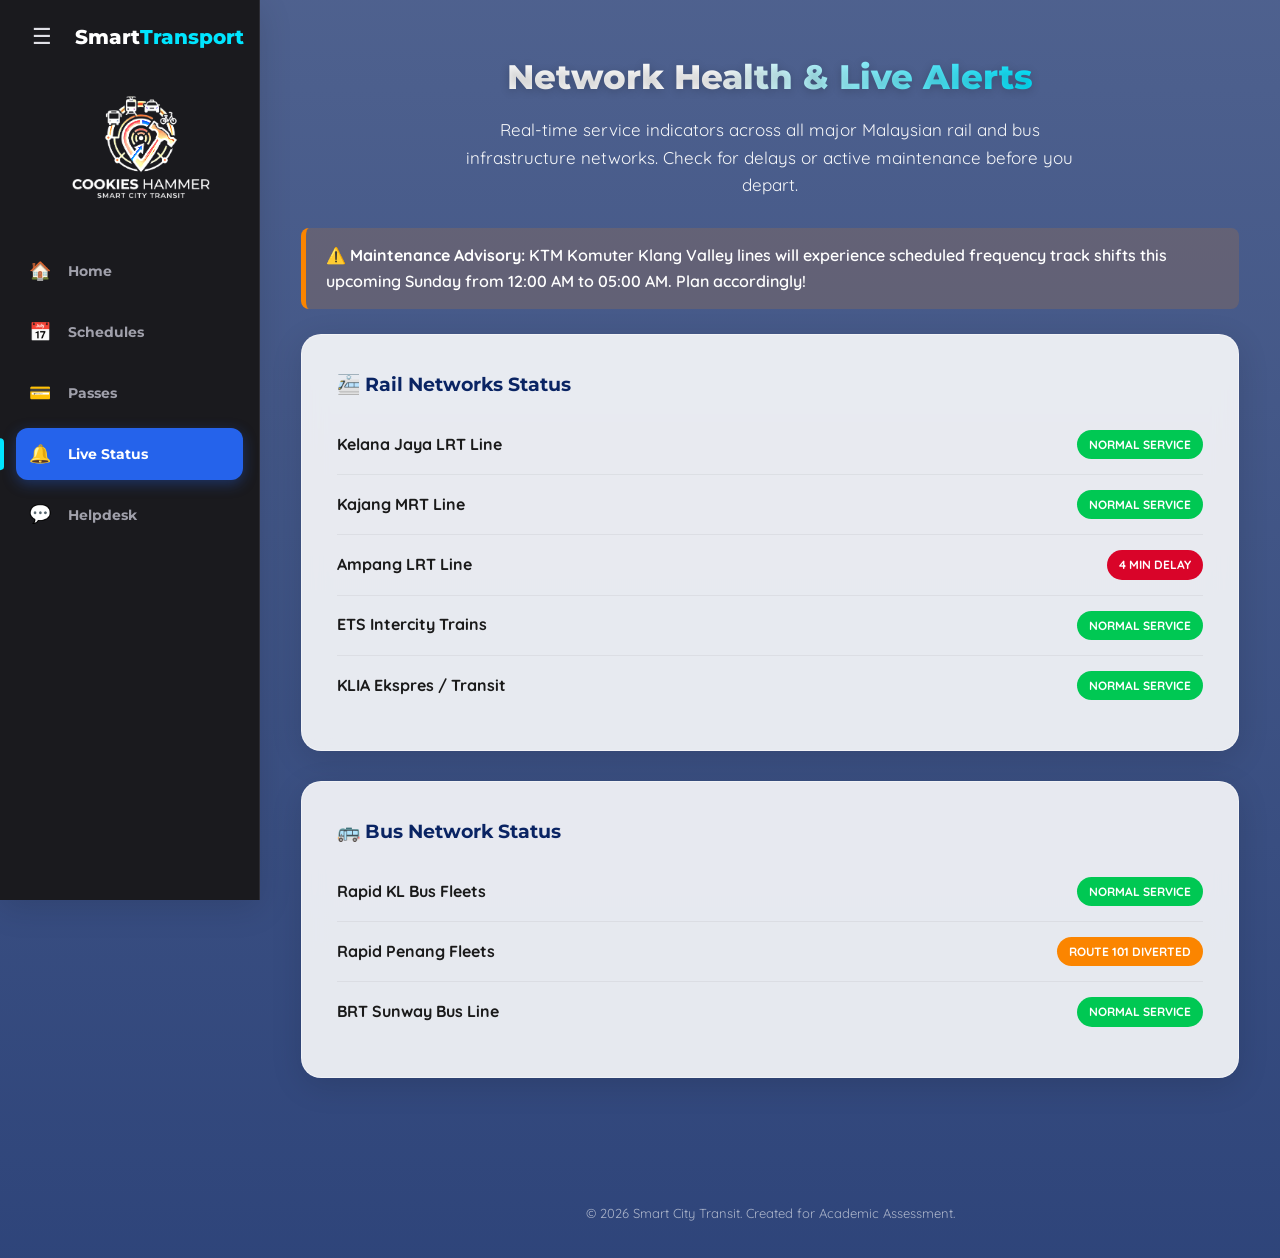
<file: alerts.html>
<!DOCTYPE html>
<html lang="en">
<head>
    <meta charset="UTF-8">
    <meta name="viewport" content="width=device-width, initial-scale=1.0">
    <title>Smart City Transit - Live Status</title>
    <link href="https://fonts.googleapis.com/css2?family=Montserrat:wght@500;700;800&family=Quicksand:wght@500;600;700&display=swap" rel="stylesheet">
    <link rel="stylesheet" href="style.css">
    <style>
        .status-container {
            background: var(--glass-bg);
            backdrop-filter: blur(12px);
            border: 1px solid var(--glass-border);
            border-radius: 20px;
            padding: 35px;
            box-shadow: var(--glass-shadow);
            margin-bottom: 30px;
        }
        .status-list {
            list-style: none;
            margin-top: 15px;
        }
        .status-item {
            display: flex;
            justify-content: space-between;
            align-items: center;
            padding: 15px 0;
            border-bottom: 1px solid rgba(0,0,0,0.05);
        }
        .status-item:last-child {
            border-bottom: none;
        }
        .status-badge {
            padding: 5px 12px;
            border-radius: 50px;
            font-size: 12px;
            font-weight: 800;
            color: white;
            text-transform: uppercase;
        }
        .status-badge.normal { background: #00c853; }
        .status-badge.delayed { background: #d90429; }
        .status-badge.maintenance { background: #fb8500; }
        
        .alert-banner {
            background: rgba(251, 133, 0, 0.15);
            border-left: 5px solid #fb8500;
            padding: 15px 20px;
            border-radius: 8px;
            margin-bottom: 25px;
            font-weight: 600;
            color: var(--white);
        }
    </style>
</head>
<body>

    <div class="app-layout">

        <!-- Gemini-Style Collapsible Sidebar -->
        <aside class="sidebar-nav" id="sidebar">
            <!-- Restores the collapsed/expanded state instantly, before paint, so the
                 sidebar no longer "pops" back open on every page navigation -->
            <script>
                // Self-contained: restores state on load AND defines the toggle
                // function, so this no longer depends on a separate JS file loading.
                if (localStorage.getItem('stSidebarCollapsed') === '1') {
                    document.getElementById('sidebar').classList.add('collapsed');
                }
                function toggleSidebar() {
                    const sidebar = document.getElementById('sidebar');
                    sidebar.classList.toggle('collapsed');
                    localStorage.setItem('stSidebarCollapsed', sidebar.classList.contains('collapsed') ? '1' : '0');
                }
            </script>

            <!-- Top Action Group (Hamburger Toggle) -->
            <div class="sidebar-top">
                <button class="toggle-btn" onclick="toggleSidebar()">
                    ☰
                </button>
                <h1 class="nav-brand-text">Smart<span>Transport</span></h1>
            </div>

            <!-- Big Logo Zone -->
            <div class="sidebar-logo-zone">
                <a href="index.html" class="logo-link" aria-label="Go to homepage">
                    <img src="assets/logo.png" alt="Brand Logo" class="sidebar-brand-logo">
                </a>
            </div>

            <!-- Navigation Links -->
            <nav class="sidebar-links">
                <a href="index.html">
                    <span class="nav-icon">🏠</span>
                    <span class="nav-text">Home</span>
                </a>
                <a href="schedules.html">
                    <span class="nav-icon">📅</span>
                    <span class="nav-text">Schedules</span>
                </a>
                <a href="passes.html">
                    <span class="nav-icon">💳</span>
                    <span class="nav-text">Passes</span>
                </a>
                <a href="alerts.html" class="active">
                    <span class="nav-icon">🔔</span>
                    <span class="nav-text">Live Status</span>
                </a>
                <a href="contact.html">
                    <span class="nav-icon">💬</span>
                    <span class="nav-text">Helpdesk</span>
                </a>
            </nav>
        </aside>

        <!-- Right Side: All Main Content Wrapper -->
        <div class="content-wrapper">

            <!-- Page Intro Area -->
            <section class="hero">
                <div class="container">
                    <h2>Network Health & Live Alerts</h2>
                    <p>Real-time service indicators across all major Malaysian rail and bus infrastructure networks. Check for delays or active maintenance before you depart.</p>
                </div>
            </section>

            <!-- Status Reports -->
            <main class="container main-content">
                
                <div class="alert-banner">
                    ⚠️ <strong>Maintenance Advisory:</strong> KTM Komuter Klang Valley lines will experience scheduled frequency track shifts this upcoming Sunday from 12:00 AM to 05:00 AM. Plan accordingly!
                </div>

                <div class="status-container">
                    <h3 style="font-family: 'Montserrat', sans-serif; color: var(--primary-blue);">🚈 Rail Networks Status</h3>
                    <ul class="status-list">
                        <li class="status-item">
                            <span><strong>Kelana Jaya LRT Line</strong></span>
                            <span class="status-badge normal">Normal Service</span>
                        </li>
                        <li class="status-item">
                            <span><strong>Kajang MRT Line</strong></span>
                            <span class="status-badge normal">Normal Service</span>
                        </li>
                        <li class="status-item">
                            <span><strong>Ampang LRT Line</strong></span>
                            <span class="status-badge delayed">4 Min Delay</span>
                        </li>
                        <li class="status-item">
                            <span><strong>ETS Intercity Trains</strong></span>
                            <span class="status-badge normal">Normal Service</span>
                        </li>
                        <li class="status-item">
                            <span><strong>KLIA Ekspres / Transit</strong></span>
                            <span class="status-badge normal">Normal Service</span>
                        </li>
                    </ul>
                </div>

                <div class="status-container">
                    <h3 style="font-family: 'Montserrat', sans-serif; color: var(--primary-blue);">🚌 Bus Network Status</h3>
                    <ul class="status-list">
                        <li class="status-item">
                            <span><strong>Rapid KL Bus Fleets</strong></span>
                            <span class="status-badge normal">Normal Service</span>
                        </li>
                        <li class="status-item">
                            <span><strong>Rapid Penang Fleets</strong></span>
                            <span class="status-badge maintenance">Route 101 Diverted</span>
                        </li>
                        <li class="status-item">
                            <span><strong>BRT Sunway Bus Line</strong></span>
                            <span class="status-badge normal">Normal Service</span>
                        </li>
                    </ul>
                </div>

            </main>

            <!-- Global Standardized Footer -->
            <footer class="site-footer">
                <p>&copy; 2026 Smart City Transit. Created for Academic Assessment.</p>
            </footer>

        </div> <!-- End content-wrapper -->
    </div> <!-- End app-layout -->


</body>
</html>
</file>
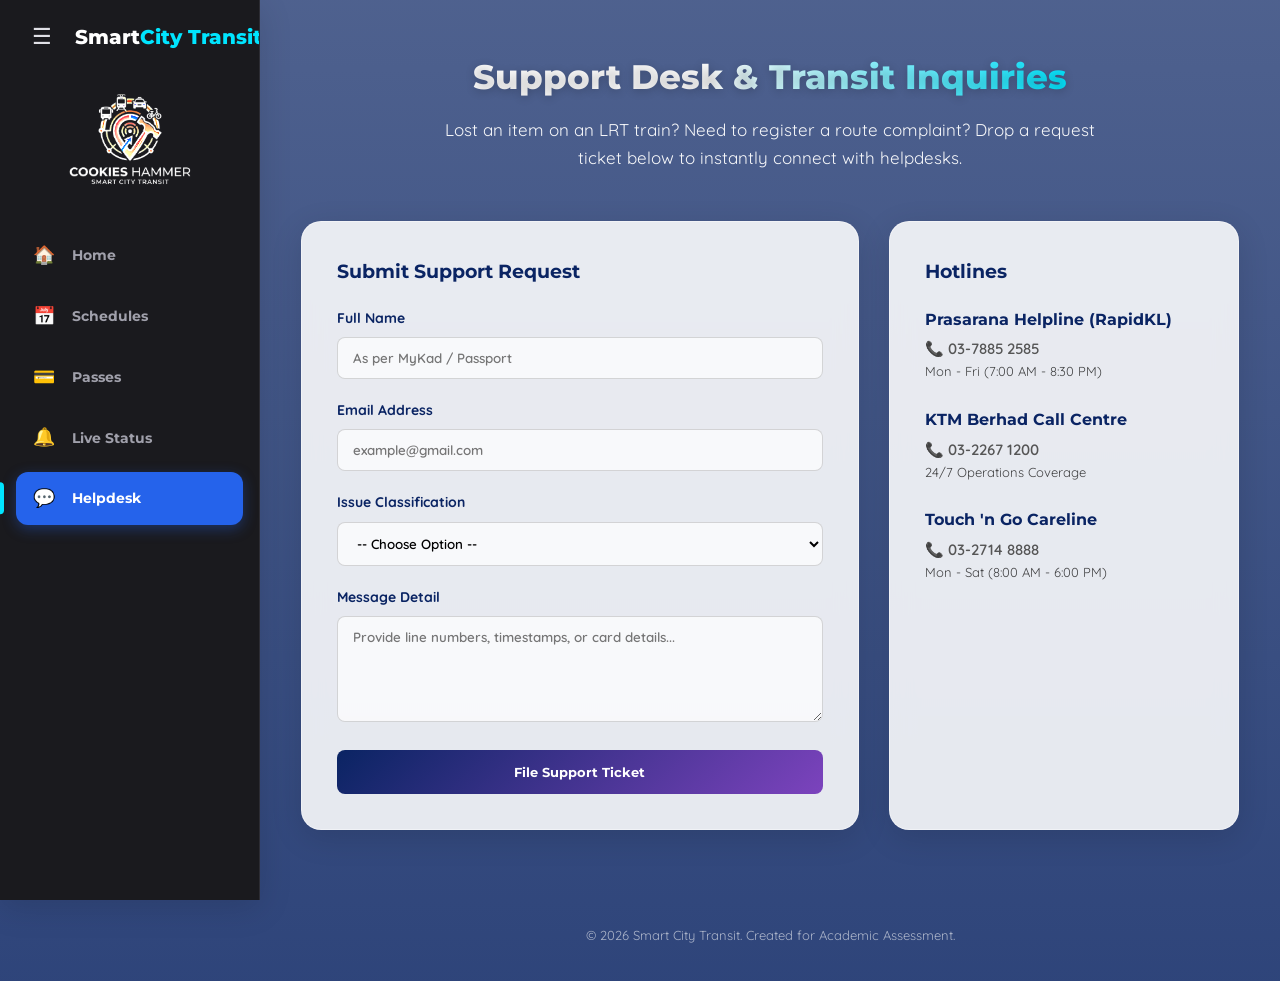
<file: contact.html>
<!DOCTYPE html>
<html lang="en">
<head>
    <meta charset="UTF-8">
    <meta name="viewport" content="width=device-width, initial-scale=1.0">
    <title>Smart City Transit - Helpdesk</title>
    <link href="https://fonts.googleapis.com/css2?family=Montserrat:wght@500;700;800&family=Quicksand:wght@500;600;700&display=swap" rel="stylesheet">
    <link rel="stylesheet" href="css/style.css">
    <style>
        .contact-flex {
            display: flex;
            gap: 30px;
            flex-wrap: wrap;
            margin-top: 20px;
        }
        .form-box {
            flex: 1;
            min-width: 320px;
            background: var(--glass-bg);
            backdrop-filter: blur(12px);
            border: 1px solid var(--glass-border);
            border-radius: 20px;
            padding: 35px;
            box-shadow: var(--glass-shadow);
        }
        .info-box {
            width: 350px;
            background: var(--glass-bg);
            backdrop-filter: blur(12px);
            border: 1px solid var(--glass-border);
            border-radius: 20px;
            padding: 35px;
            box-shadow: var(--glass-shadow);
        }
        .form-group {
            margin-bottom: 20px;
        }
        .form-group label {
            display: block;
            font-weight: 700;
            margin-bottom: 8px;
            font-size: 14px;
            color: var(--primary-blue);
        }
        .form-group input, .form-group select, .form-group textarea {
            width: 100%;
            padding: 12px 15px;
            border: 1px solid rgba(0,0,0,0.15);
            border-radius: 8px;
            font-family: 'Quicksand', sans-serif;
            font-weight: 600;
            outline: none;
            background: rgba(255,255,255,0.7);
            transition: border-color 0.2s ease, background 0.2s ease;
        }
        .form-group input:focus, .form-group select:focus, .form-group textarea:focus {
            border-color: var(--accent-purple);
            background: white;
        }
        .submit-btn {
            width: 100%;
            padding: 14px;
            border: none;
            border-radius: 8px;
            background: linear-gradient(135deg, var(--primary-blue), var(--accent-purple));
            color: white;
            font-family: 'Montserrat', sans-serif;
            font-weight: 700;
            cursor: pointer;
            transition: transform 0.2s, box-shadow 0.2s;
        }
        .submit-btn:hover {
            transform: translateY(-2px);
            box-shadow: 0 6px 16px rgba(10, 36, 99, 0.35);
        }
        .support-card {
            margin-bottom: 25px;
        }
        .support-card h4 {
            font-family: 'Montserrat', sans-serif;
            color: var(--primary-blue);
            margin-bottom: 5px;
        }
    </style>
</head>
<body>

    <div class="app-layout">

        <!-- Gemini-Style Collapsible Sidebar -->
        <aside class="sidebar-nav" id="sidebar">
            <!-- Restores the collapsed/expanded state instantly, before paint, so the
                 sidebar no longer "pops" back open on every page navigation -->
            <script>
                // Self-contained: restores state on load AND defines the toggle
                // function, so this no longer depends on a separate JS file loading.
                if (localStorage.getItem('stSidebarCollapsed') === '1') {
                    document.getElementById('sidebar').classList.add('collapsed');
                }
                function toggleSidebar() {
                    const sidebar = document.getElementById('sidebar');
                    sidebar.classList.toggle('collapsed');
                    localStorage.setItem('stSidebarCollapsed', sidebar.classList.contains('collapsed') ? '1' : '0');
                }
            </script>

            <!-- Top Action Group (Hamburger Toggle) -->
            <div class="sidebar-top">
                <button class="toggle-btn" onclick="toggleSidebar()">
                    ☰
                </button>
                <h1 class="nav-brand-text">Smart<span>City Transit</span></h1>
            </div>

            <!-- Big Logo Zone -->
            <div class="sidebar-logo-zone">
                <a href="index.html" class="logo-link" aria-label="Go to homepage">
                    <img src="assets/logo.png" alt="Brand Logo" class="sidebar-brand-logo">
                </a>
            </div>

            <!-- Navigation Links -->
            <nav class="sidebar-links">
                <a href="index.html">
                    <span class="nav-icon">🏠</span>
                    <span class="nav-text">Home</span>
                </a>
                <a href="schedules.html">
                    <span class="nav-icon">📅</span>
                    <span class="nav-text">Schedules</span>
                </a>
                <a href="passes.html">
                    <span class="nav-icon">💳</span>
                    <span class="nav-text">Passes</span>
                </a>
                <a href="alerts.html">
                    <span class="nav-icon">🔔</span>
                    <span class="nav-text">Live Status</span>
                </a>
                <a href="contact.html" class="active">
                    <span class="nav-icon">💬</span>
                    <span class="nav-text">Helpdesk</span>
                </a>
            </nav>
        </aside>

        <!-- Right Side: All Main Content Wrapper -->
        <div class="content-wrapper">

            <!-- Page Intro Area -->
            <section class="hero">
                <div class="container">
                    <h2>Support Desk & Transit Inquiries</h2>
                    <p>Lost an item on an LRT train? Need to register a route complaint? Drop a request ticket below to instantly connect with helpdesks.</p>
                </div>
            </section>

            <!-- Contact & Info Sections -->
            <main class="container main-content">
                <div class="contact-flex">
                    
                    <!-- Dynamic Form submission block -->
                    <div class="form-box">
                        <h3 style="font-family: 'Montserrat', sans-serif; margin-bottom: 20px; color: var(--primary-blue);">Submit Support Request</h3>
                        <form action="#" method="POST" onsubmit="alert('Thank you! Your ticket has been recorded.'); return false;">
                            <div class="form-group">
                                <label>Full Name</label>
                                <input type="text" placeholder="As per MyKad / Passport" required>
                            </div>
                            <div class="form-group">
                                <label>Email Address</label>
                                <input type="email" placeholder="example@gmail.com" required>
                            </div>
                            <div class="form-group">
                                <label>Issue Classification</label>
                                <select required>
                                    <option value="">-- Choose Option --</option>
                                    <option value="lost-found">💼 Lost & Found Property</option>
                                    <option value="fare-error">💳 Card Reload / Fare Discrepancy</option>
                                    <option value="complaint">📢 Delay or Staff Feedback</option>
                                    <option value="other">❓ General System Inquiry</option>
                                </select>
                            </div>
                            <div class="form-group">
                                <label>Message Detail</label>
                                <textarea rows="5" placeholder="Provide line numbers, timestamps, or card details..." required></textarea>
                            </div>
                            <button type="submit" class="submit-btn">File Support Ticket</button>
                        </form>
                    </div>

                    <!-- Hotline Information Sidebar -->
                    <div class="info-box">
                        <h3 style="font-family: 'Montserrat', sans-serif; margin-bottom: 20px; color: var(--primary-blue);">Hotlines</h3>
                        
                        <div class="support-card">
                            <h4>Prasarana Helpline (RapidKL)</h4>
                            <p style="font-weight: 600; font-size: 15px; color: var(--text-light);">📞 03-7885 2585</p>
                            <p style="font-size: 13px; opacity:0.8;">Mon - Fri (7:00 AM - 8:30 PM)</p>
                        </div>

                        <div class="support-card">
                            <h4>KTM Berhad Call Centre</h4>
                            <p style="font-weight: 600; font-size: 15px; color: var(--text-light);">📞 03-2267 1200</p>
                            <p style="font-size: 13px; opacity:0.8;">24/7 Operations Coverage</p>
                        </div>

                        <div class="support-card">
                            <h4>Touch 'n Go Careline</h4>
                            <p style="font-weight: 600; font-size: 15px; color: var(--text-light);">📞 03-2714 8888</p>
                            <p style="font-size: 13px; opacity:0.8;">Mon - Sat (8:00 AM - 6:00 PM)</p>
                        </div>
                    </div>

                </div>
            </main>

            <!-- Global Standardized Footer -->
            <footer class="site-footer">
                <p>&copy; 2026 Smart City Transit. Created for Academic Assessment.</p>
            </footer>

        </div> <!-- End content-wrapper -->
    </div> <!-- End app-layout -->


</body>
</html>
</file>
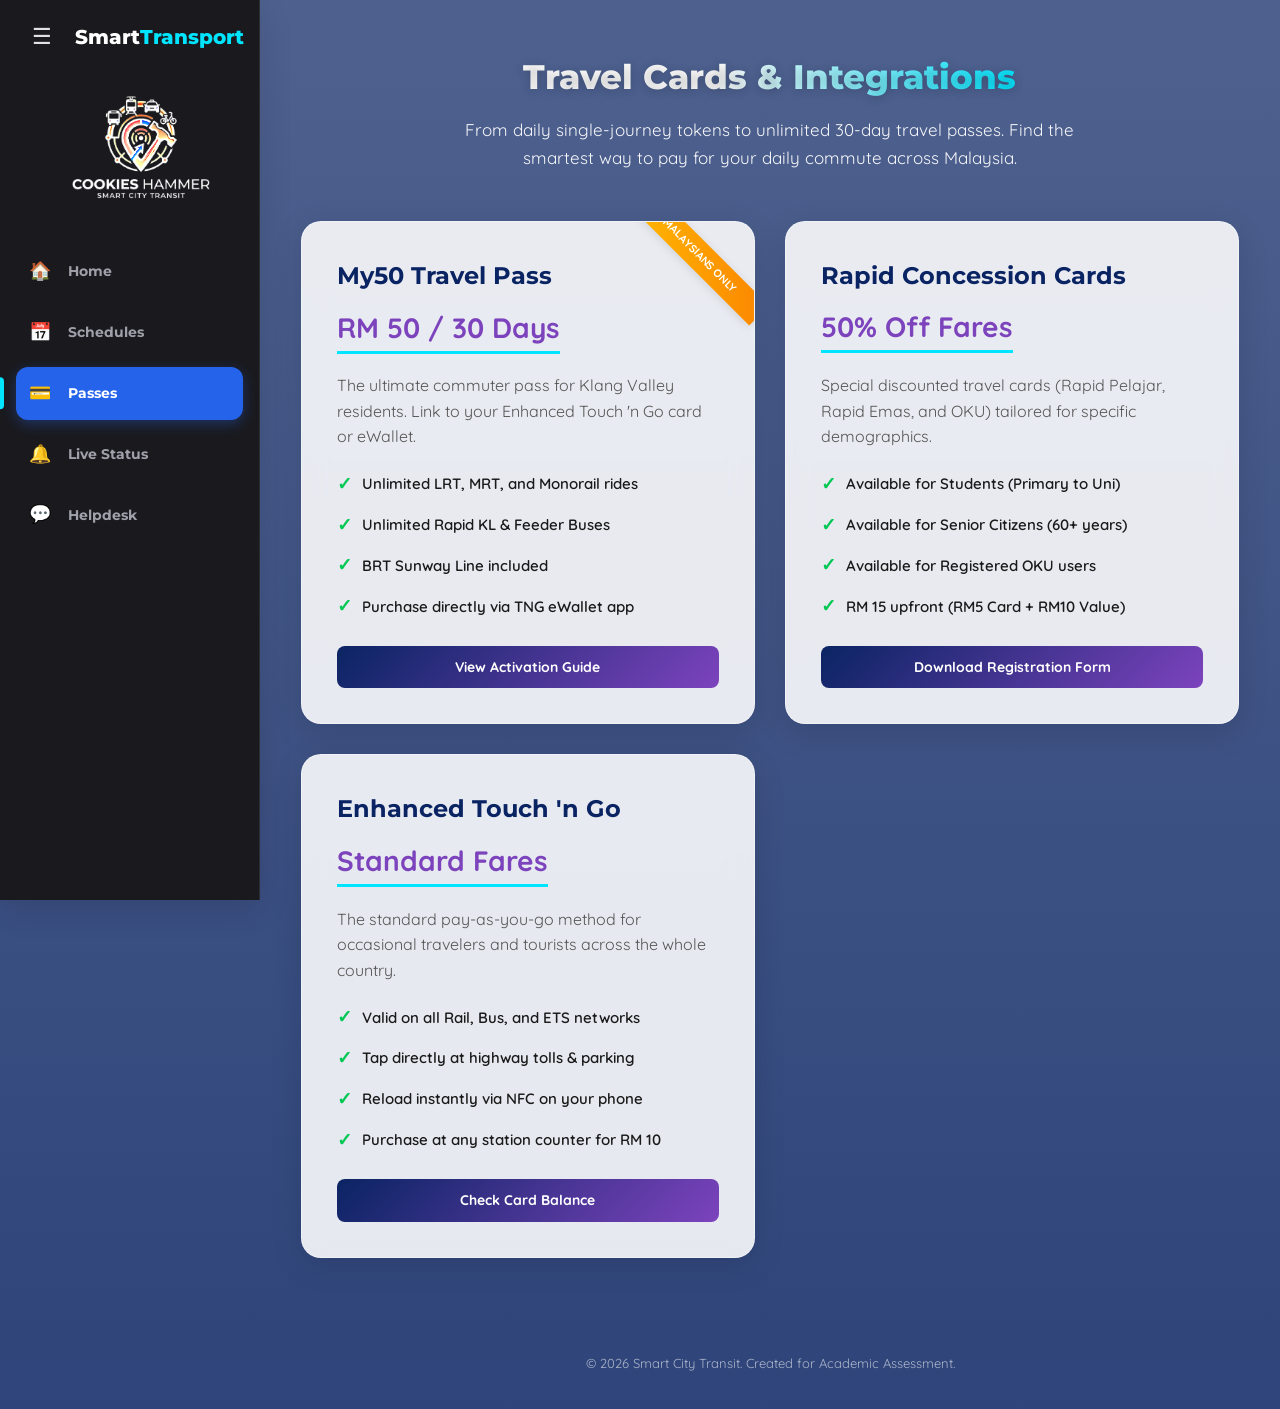
<file: passes.html>
<!DOCTYPE html>
<html lang="en">
<head>
    <meta charset="UTF-8">
    <meta name="viewport" content="width=device-width, initial-scale=1.0">
    <title>Smart City Transit - Travel Cards & Passes</title>
    <link href="https://fonts.googleapis.com/css2?family=Montserrat:wght@500;700;800&family=Quicksand:wght@500;600;700&display=swap" rel="stylesheet">
    <link rel="stylesheet" href="style.css">
    
    <!-- Minor inline CSS specific to the Passes layout to keep your main CSS clean -->
    <style>
        .pass-grid {
            display: grid;
            grid-template-columns: repeat(auto-fit, minmax(320px, 1fr));
            gap: 30px;
            margin-top: 20px;
        }
        
        .pass-card {
            background: var(--glass-bg);
            backdrop-filter: blur(12px);
            border: 1px solid var(--glass-border);
            border-radius: 20px;
            padding: 35px;
            box-shadow: var(--glass-shadow);
            position: relative;
            overflow: hidden;
            transition: transform 0.25s ease, box-shadow 0.25s ease;
        }

        .pass-card:hover {
            transform: translateY(-4px);
            box-shadow: 0 14px 36px 0 rgba(0, 0, 0, 0.18);
        }

        .pass-card h3 {
            font-family: 'Montserrat', sans-serif;
            font-size: 24px;
            color: var(--primary-blue);
            margin-bottom: 10px;
        }

        .price-tag {
            font-size: 28px;
            font-weight: 800;
            color: var(--accent-purple);
            margin-bottom: 20px;
            display: inline-block;
            border-bottom: 3px solid var(--accent-teal);
        }

        .pass-card ul {
            list-style: none;
            margin-bottom: 25px;
        }

        .pass-card ul li {
            margin-bottom: 12px;
            font-size: 15px;
            font-weight: 600;
            display: flex;
            align-items: center;
        }

        .pass-card ul li::before {
            content: "✓";
            color: #00c853;
            font-weight: bold;
            margin-right: 10px;
            font-size: 18px;
        }

        .badge-exclusive {
            position: absolute;
            top: 20px;
            right: -30px;
            background: linear-gradient(45deg, #ffb703, #fb8500);
            color: white;
            font-weight: 800;
            font-size: 11px;
            padding: 5px 35px;
            transform: rotate(45deg);
            text-transform: uppercase;
            box-shadow: 0 2px 10px rgba(0,0,0,0.1);
        }
    </style>
</head>
<body>

    <div class="app-layout">

        <!-- Gemini-Style Collapsible Sidebar -->
        <aside class="sidebar-nav" id="sidebar">
            <!-- Restores the collapsed/expanded state instantly, before paint, so the
                 sidebar no longer "pops" back open on every page navigation -->
            <script>
                // Self-contained: restores state on load AND defines the toggle
                // function, so this no longer depends on a separate JS file loading.
                if (localStorage.getItem('stSidebarCollapsed') === '1') {
                    document.getElementById('sidebar').classList.add('collapsed');
                }
                function toggleSidebar() {
                    const sidebar = document.getElementById('sidebar');
                    sidebar.classList.toggle('collapsed');
                    localStorage.setItem('stSidebarCollapsed', sidebar.classList.contains('collapsed') ? '1' : '0');
                }
            </script>

            <!-- Top Action Group (Hamburger Toggle) -->
            <div class="sidebar-top">
                <button class="toggle-btn" onclick="toggleSidebar()">
                    ☰
                </button>
                <h1 class="nav-brand-text">Smart<span>Transport</span></h1>
            </div>

            <!-- Big Logo Zone -->
            <div class="sidebar-logo-zone">
                <a href="index.html" class="logo-link" aria-label="Go to homepage">
                    <img src="assets/logo.png" alt="Brand Logo" class="sidebar-brand-logo">
                </a>
            </div>

            <!-- Navigation Links -->
            <nav class="sidebar-links">
                <a href="index.html">
                    <span class="nav-icon">🏠</span>
                    <span class="nav-text">Home</span>
                </a>
                <a href="schedules.html">
                    <span class="nav-icon">📅</span>
                    <span class="nav-text">Schedules</span>
                </a>
                <a href="passes.html" class="active">
                    <span class="nav-icon">💳</span>
                    <span class="nav-text">Passes</span>
                </a>
                <a href="alerts.html">
                    <span class="nav-icon">🔔</span>
                    <span class="nav-text">Live Status</span>
                </a>
                <a href="contact.html">
                    <span class="nav-icon">💬</span>
                    <span class="nav-text">Helpdesk</span>
                </a>
            </nav>
        </aside>

        <!-- Right Side: All Main Content Wrapper -->
        <div class="content-wrapper">

            <!-- Page Intro Area -->
            <section class="hero">
                <div class="container">
                    <h2>Travel Cards & Integrations</h2>
                    <p>From daily single-journey tokens to unlimited 30-day travel passes. Find the smartest way to pay for your daily commute across Malaysia.</p>
                </div>
            </section>

            <!-- Pass Types Grid -->
            <main class="container main-content">
                <div class="pass-grid">
                    
                    <!-- My50 Pass -->
                    <div class="pass-card">
                        <div class="badge-exclusive">Malaysians Only</div>
                        <h3>My50 Travel Pass</h3>
                        <div class="price-tag">RM 50 / 30 Days</div>
                        <p style="margin-bottom: 20px; color: var(--text-light);">The ultimate commuter pass for Klang Valley residents. Link to your Enhanced Touch 'n Go card or eWallet.</p>
                        <ul>
                            <li>Unlimited LRT, MRT, and Monorail rides</li>
                            <li>Unlimited Rapid KL & Feeder Buses</li>
                            <li>BRT Sunway Line included</li>
                            <li>Purchase directly via TNG eWallet app</li>
                        </ul>
                        <a href="#" class="card-btn" style="width: 100%;">View Activation Guide</a>
                    </div>

                    <!-- Concession Cards -->
                    <div class="pass-card">
                        <h3>Rapid Concession Cards</h3>
                        <div class="price-tag">50% Off Fares</div>
                        <p style="margin-bottom: 20px; color: var(--text-light);">Special discounted travel cards (Rapid Pelajar, Rapid Emas, and OKU) tailored for specific demographics.</p>
                        <ul>
                            <li>Available for Students (Primary to Uni)</li>
                            <li>Available for Senior Citizens (60+ years)</li>
                            <li>Available for Registered OKU users</li>
                            <li>RM 15 upfront (RM5 Card + RM10 Value)</li>
                        </ul>
                        <a href="#" class="card-btn" style="width: 100%;">Download Registration Form</a>
                    </div>

                    <!-- Enhanced Touch 'n Go -->
                    <div class="pass-card">
                        <h3>Enhanced Touch 'n Go</h3>
                        <div class="price-tag">Standard Fares</div>
                        <p style="margin-bottom: 20px; color: var(--text-light);">The standard pay-as-you-go method for occasional travelers and tourists across the whole country.</p>
                        <ul>
                            <li>Valid on all Rail, Bus, and ETS networks</li>
                            <li>Tap directly at highway tolls & parking</li>
                            <li>Reload instantly via NFC on your phone</li>
                            <li>Purchase at any station counter for RM 10</li>
                        </ul>
                        <a href="#" class="card-btn" style="width: 100%;">Check Card Balance</a>
                    </div>

                </div>
            </main>

            <!-- Global Standardized Footer -->
            <footer class="site-footer">
                <p>&copy; 2026 Smart City Transit. Created for Academic Assessment.</p>
            </footer>

        </div> <!-- End content-wrapper -->
    </div> <!-- End app-layout -->


</body>
</html>
</file>
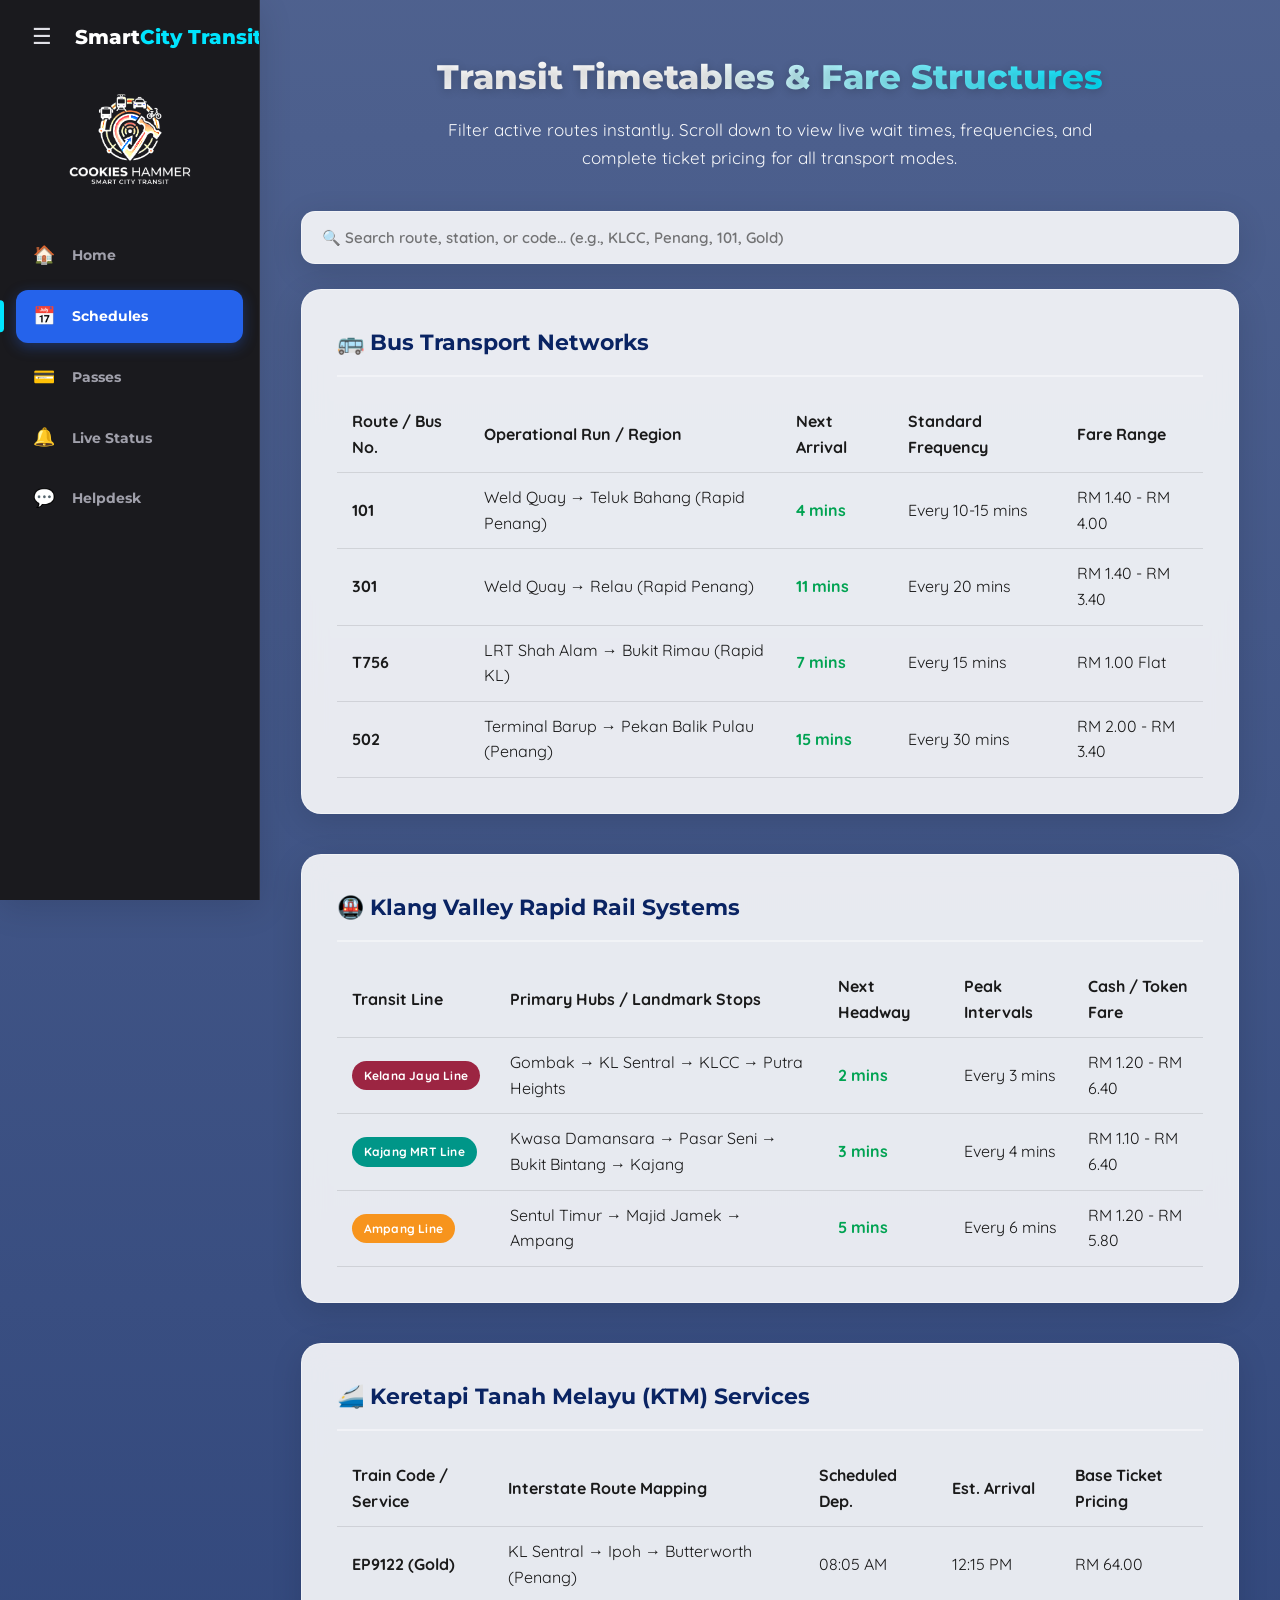
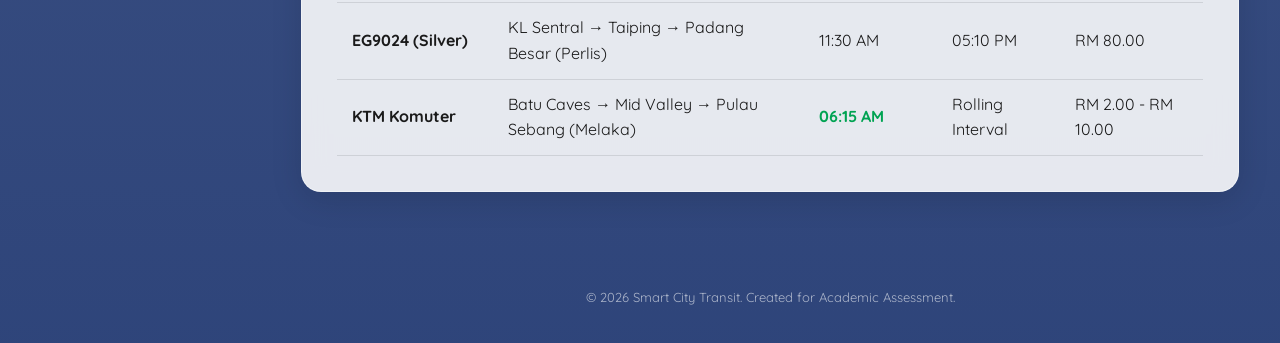
<file: schedules.html>
<!DOCTYPE html>
<html lang="en">
<head>
    <meta charset="UTF-8">
    <meta name="viewport" content="width=device-width, initial-scale=1.0">
    <title>Smart City Transit - Schedules & Fares</title>
    <link href="https://fonts.googleapis.com/css2?family=Montserrat:wght@500;700;800&family=Quicksand:wght@500;600;700&display=swap" rel="stylesheet">
    <link rel="stylesheet" href="css/style.css">
    <style>
        /* Adds spacing between the stacked tables */
        /* Adds the white frosted glass card behind the tables so text is readable */
        .transit-section {
            background: var(--glass-bg);
            backdrop-filter: blur(12px);
            -webkit-backdrop-filter: blur(12px);
            border: 1px solid var(--glass-border);
            border-radius: 20px;
            padding: 35px;
            box-shadow: var(--glass-shadow);
            margin-bottom: 40px;
        }
        
        .transit-section:last-child {
            margin-bottom: 0;
        }
        
        .transit-section h3 {
            font-family: 'Montserrat', sans-serif;
            margin-bottom: 20px;
            color: var(--primary-blue);
            font-size: 22px;
            border-bottom: 2px solid var(--glass-border);
            padding-bottom: 15px;
        }
        
        /* Ensures table text stays bold and visible */
        table {
            width: 100%;
            border-collapse: collapse;
            color: var(--text-main);
        }
        
        th, td {
            padding: 12px 15px;
            text-align: left;
            border-bottom: 1px solid rgba(0,0,0,0.1);
        }
    </style>
</head>
<body>

    <div class="app-layout">

        <!-- Gemini-Style Collapsible Sidebar -->
        <aside class="sidebar-nav" id="sidebar">
            <!-- Restores the collapsed/expanded state instantly, before paint, so the
                 sidebar no longer "pops" back open on every page navigation -->
            <script>
                // Self-contained: restores state on load AND defines the toggle
                // function, so this no longer depends on a separate JS file loading.
                if (localStorage.getItem('stSidebarCollapsed') === '1') {
                    document.getElementById('sidebar').classList.add('collapsed');
                }
                function toggleSidebar() {
                    const sidebar = document.getElementById('sidebar');
                    sidebar.classList.toggle('collapsed');
                    localStorage.setItem('stSidebarCollapsed', sidebar.classList.contains('collapsed') ? '1' : '0');
                }
            </script>

            <!-- Top Action Group (Hamburger Toggle) -->
            <div class="sidebar-top">
                <button class="toggle-btn" onclick="toggleSidebar()">
                    ☰
                </button>
                <h1 class="nav-brand-text">Smart<span>City Transit</span></h1>
            </div>

            <!-- Big Logo Zone -->
            <div class="sidebar-logo-zone">
                <a href="index.html" class="logo-link" aria-label="Go to homepage">
                    <img src="assets/logo.png" alt="Brand Logo" class="sidebar-brand-logo">
                </a>
            </div>

            <!-- Navigation Links -->
            <nav class="sidebar-links">
                <a href="index.html">
                    <span class="nav-icon">🏠</span>
                    <span class="nav-text">Home</span>
                </a>
                <a href="schedules.html" class="active">
                    <span class="nav-icon">📅</span>
                    <span class="nav-text">Schedules</span>
                </a>
                <a href="passes.html">
                    <span class="nav-icon">💳</span>
                    <span class="nav-text">Passes</span>
                </a>
                <a href="alerts.html">
                    <span class="nav-icon">🔔</span>
                    <span class="nav-text">Live Status</span>
                </a>
                <a href="contact.html">
                    <span class="nav-icon">💬</span>
                    <span class="nav-text">Helpdesk</span>
                </a>
            </nav>
        </aside>

        <!-- Right Side: All Main Content Wrapper -->
        <div class="content-wrapper">

            <!-- Page Intro Area -->
            <section class="hero">
                <div class="container">
                    <h2>Transit Timetables & Fare Structures</h2>
                    <p>Filter active routes instantly. Scroll down to view live wait times, frequencies, and complete ticket pricing for all transport modes.</p>
                </div>
            </section>

            <!-- Search and Schedules Lists -->
            <main class="container main-content">
                
                <div class="search-container">
                    <input type="text" id="transitSearch" onkeyup="filterSchedules()" placeholder="🔍 Search route, station, or code... (e.g., KLCC, Penang, 101, Gold)">
                </div>

                <div class="schedule-box">
                    
                    <div class="transit-section">
                        <h3>🚌 Bus Transport Networks</h3>
                        <div class="table-responsive">
                            <table>
                                <thead>
                                    <tr>
                                        <th>Route / Bus No.</th>
                                        <th>Operational Run / Region</th>
                                        <th>Next Arrival</th>
                                        <th>Standard Frequency</th>
                                        <th>Fare Range</th>
                                    </tr>
                                </thead>
                                <tbody class="searchable-tbody">
                                    <tr>
                                        <td><strong>101</strong></td>
                                        <td>Weld Quay &rarr; Teluk Bahang (Rapid Penang)</td>
                                        <td class="live-time">4 mins</td>
                                        <td>Every 10-15 mins</td>
                                        <td>RM 1.40 - RM 4.00</td>
                                    </tr>
                                    <tr>
                                        <td><strong>301</strong></td>
                                        <td>Weld Quay &rarr; Relau (Rapid Penang)</td>
                                        <td class="live-time">11 mins</td>
                                        <td>Every 20 mins</td>
                                        <td>RM 1.40 - RM 3.40</td>
                                    </tr>
                                    <tr>
                                        <td><strong>T756</strong></td>
                                        <td>LRT Shah Alam &rarr; Bukit Rimau (Rapid KL)</td>
                                        <td class="live-time">7 mins</td>
                                        <td>Every 15 mins</td>
                                        <td>RM 1.00 Flat</td>
                                    </tr>
                                    <tr>
                                        <td><strong>502</strong></td>
                                        <td>Terminal Barup &rarr; Pekan Balik Pulau (Penang)</td>
                                        <td class="live-time">15 mins</td>
                                        <td>Every 30 mins</td>
                                        <td>RM 2.00 - RM 3.40</td>
                                    </tr>
                                </tbody>
                            </table>
                        </div>
                    </div>

                    <div class="transit-section">
                        <h3>🚇 Klang Valley Rapid Rail Systems</h3>
                        <div class="table-responsive">
                            <table>
                                <thead>
                                    <tr>
                                        <th>Transit Line</th>
                                        <th>Primary Hubs / Landmark Stops</th>
                                        <th>Next Headway</th>
                                        <th>Peak Intervals</th>
                                        <th>Cash / Token Fare</th>
                                    </tr>
                                </thead>
                                <tbody class="searchable-tbody">
                                    <tr>
                                        <td><span class="line-badge kelana">Kelana Jaya Line</span></td>
                                        <td>Gombak &rarr; KL Sentral &rarr; KLCC &rarr; Putra Heights</td>
                                        <td class="live-time">2 mins</td>
                                        <td>Every 3 mins</td>
                                        <td>RM 1.20 - RM 6.40</td>
                                    </tr>
                                    <tr>
                                        <td><span class="line-badge kajang">Kajang MRT Line</span></td>
                                        <td>Kwasa Damansara &rarr; Pasar Seni &rarr; Bukit Bintang &rarr; Kajang</td>
                                        <td class="live-time">3 mins</td>
                                        <td>Every 4 mins</td>
                                        <td>RM 1.10 - RM 6.40</td>
                                    </tr>
                                    <tr>
                                        <td><span class="line-badge ampang">Ampang Line</span></td>
                                        <td>Sentul Timur &rarr; Majid Jamek &rarr; Ampang</td>
                                        <td class="live-time">5 mins</td>
                                        <td>Every 6 mins</td>
                                        <td>RM 1.20 - RM 5.80</td>
                                    </tr>
                                </tbody>
                            </table>
                        </div>
                    </div>

                    <div class="transit-section">
                        <h3>🚄 Keretapi Tanah Melayu (KTM) Services</h3>
                        <div class="table-responsive">
                            <table>
                                <thead>
                                    <tr>
                                        <th>Train Code / Service</th>
                                        <th>Interstate Route Mapping</th>
                                        <th>Scheduled Dep.</th>
                                        <th>Est. Arrival</th>
                                        <th>Base Ticket Pricing</th>
                                    </tr>
                                </thead>
                                <tbody class="searchable-tbody">
                                    <tr>
                                        <td><strong>EP9122 (Gold)</strong></td>
                                        <td>KL Sentral &rarr; Ipoh &rarr; Butterworth (Penang)</td>
                                        <td>08:05 AM</td>
                                        <td>12:15 PM</td>
                                        <td>RM 64.00</td>
                                    </tr>
                                    <tr>
                                        <td><strong>EG9024 (Silver)</strong></td>
                                        <td>KL Sentral &rarr; Taiping &rarr; Padang Besar (Perlis)</td>
                                        <td>11:30 AM</td>
                                        <td>05:10 PM</td>
                                        <td>RM 80.00</td>
                                    </tr>
                                    <tr>
                                        <td><strong>KTM Komuter</strong></td>
                                        <td>Batu Caves &rarr; Mid Valley &rarr; Pulau Sebang (Melaka)</td>
                                        <td class="live-time">06:15 AM</td>
                                        <td>Rolling Interval</td>
                                        <td>RM 2.00 - RM 10.00</td>
                                    </tr>
                                </tbody>
                            </table>
                        </div>
                    </div>

                </div>
            </main>

            <!-- Global Standardized Footer -->
            <footer class="site-footer">
                <p>&copy; 2026 Smart City Transit. Created for Academic Assessment.</p>
            </footer>

        </div> <!-- End content-wrapper -->
    </div> <!-- End app-layout -->

    <script>
        // Monitors text inputs and dynamically manipulates row visibilities across ALL tables
        function filterSchedules() {
            let input = document.getElementById("transitSearch");
            let filter = input.value.toLowerCase();
            
            // Grabs every single row in all three tables
            let allRows = document.querySelectorAll(".searchable-tbody tr");

            allRows.forEach(row => {
                let text = row.innerText.toLowerCase();
                // Show or hide based on the search
                if (text.includes(filter)) {
                    row.style.display = "";
                } else {
                    row.style.display = "none";
                }
            });
        }
    </script>
</body>
</html>
</file>
<file: style.css>
/* --- Premium Universal UI Variables --- */
:root {
    --primary-blue: #0A2463;
    --accent-teal: #00E5FF;
    --accent-purple: #7C43BD;
    --text-main: #1a1a1a;
    --text-light: #555555;
    --white: #ffffff;
    
    --glass-bg: rgba(255, 255, 255, 0.88);
    --glass-border: rgba(255, 255, 255, 0.4);
    --glass-shadow: 0 8px 32px 0 rgba(0, 0, 0, 0.12);
}

* {
    margin: 0;
    padding: 0;
    box-sizing: border-box;
}

body {
    font-family: 'Quicksand', sans-serif;
    background: linear-gradient(rgba(10, 36, 99, 0.72), rgba(10, 36, 99, 0.85)), 
                url('https://images.unsplash.com/photo-1515162816999-a0c47dc192f7?auto=format&fit=crop&q=80&w=2000') no-repeat center center fixed;
    background-size: cover;
    color: var(--text-main);
    line-height: 1.6;
    min-height: 100vh;
}

.container {
    width: 92%;
    max-width: 1200px;
    margin: 0 auto;
}

/* ==========================================================================
   GEMINI-STYLE APP LAYOUT ENGINE
   ========================================================================== */
.app-layout {
    display: flex;
    min-height: 100vh;
}

/* Glassmorphic Sidebar Navigation Base */
.sidebar-nav {
    width: 260px; /* Fully expanded width */
    background-color: #1a1a1e;
    backdrop-filter: blur(16px);
    -webkit-backdrop-filter: blur(16px);
    border-right: 1px solid #2d2d34;
    box-shadow: var(--glass-shadow);
    padding: 20px 16px;
    box-sizing: border-box;
    display: flex;
    flex-direction: column;
    position: fixed;
    height: 100vh;
    z-index: 100;
    transition: width 0.3s cubic-bezier(0.4, 0, 0.2, 1), padding 0.3s ease;
    overflow: hidden;
}

/* --- COLLAPSED STATE (Gemini Icon Mode) --- */
.sidebar-nav.collapsed {
    width: 70px; /* Shrinks to icon-only size */
    padding: 20px 10px;
}

/* Top Action Header (Hamburger Toggle & Title) */
.sidebar-top {
    display: flex;
    align-items: center;
    gap: 15px;
    margin-bottom: 25px;
    padding-left: 8px;
}

/* EYE COMFORT FIX: Swapped --primary-blue text color for high-contrast off-white */
.toggle-btn {
    background: none;
    border: none;
    color: #e0e0e6; 
    font-size: 22px;
    cursor: pointer;
    padding: 4px 8px;
    border-radius: 8px;
    transition: background 0.2s, transform 0.25s ease;
    display: flex;
    align-items: center;
    justify-content: center;
}

.toggle-btn:hover {
    background: rgba(255, 255, 255, 0.08);
}

.toggle-btn:active {
    transform: scale(0.9);
}

.sidebar-nav.collapsed .toggle-btn {
    transform: rotate(180deg);
}

.sidebar-nav.collapsed .toggle-btn:active {
    transform: rotate(180deg) scale(0.9);
}

.nav-brand-text {
    font-family: 'Montserrat', sans-serif;
    font-size: 20px;
    font-weight: 800;
    color: #ffffff;
    white-space: nowrap;
    transition: opacity 0.2s ease;
}

/* Highlights the "Transport" half of your brand text in a nice teal */
.nav-brand-text span {
    color: var(--accent-teal);
}

/* Hide title text when bar is tiny */
.sidebar-nav.collapsed .nav-brand-text {
    opacity: 0;
    pointer-events: none;
}

/* Large Center Logo Section */
.sidebar-logo-zone {
    text-align: center;
    margin-bottom: 30px;
    transition: transform 0.3s ease, opacity 0.2s ease;
}

/* Wraps the logo image so it behaves as a "back to home" control */
.logo-link {
    display: block;
    border-radius: 10px;
    cursor: pointer;
    transition: transform 0.25s cubic-bezier(0.4, 0, 0.2, 1);
}

.logo-link:hover {
    transform: scale(1.04);
}

.logo-link:active {
    transform: scale(0.97);
}

.logo-link:focus-visible {
    outline: 2px solid var(--accent-teal);
    outline-offset: 4px;
}

/* Target the sidebar image asset */
.sidebar-brand-logo {
    width: 250px;
    height: auto;
    margin: 0 auto;
    display: block;
    border-radius: 8px;
    
    /* THE FIX: These filters turn any dark/black image lines completely white */
    filter: invert(1) brightness(2); 
    
    transition: filter 0.2s ease;
}

/* Soft glow-up when you hover over the logo link */
.logo-link:hover .sidebar-brand-logo {
    filter: invert(1) brightness(2.3) drop-shadow(0 0 10px rgba(0, 229, 255, 0.35));
}
/* Gracefully scale down and hide main brand logo on collapse */
.sidebar-nav.collapsed .sidebar-logo-zone {
    opacity: 0;
    transform: scale(0.7);
    height: 0;
    margin-bottom: 0;
    pointer-events: none;
}

/* Navigation Links Wrapper */
.sidebar-links {
    display: flex;
    flex-direction: column;
    gap: 8px;
}

/* EYE COMFORT FIX: Softened navigation text links to off-white grey */
.sidebar-links a {
    text-decoration: none;
    color: #a0a0ab;
    font-family: 'Montserrat', sans-serif;
    font-weight: 700;
    font-size: 14px;
    padding: 12px;
    border-radius: 12px;
    transition: background 0.2s ease, color 0.2s ease, transform 0.2s ease;
    display: flex;
    align-items: center;
    gap: 16px;
    white-space: nowrap;
    position: relative;
}

/* Centers icons/emojis in placeholder slots */
.nav-icon {
    font-size: 18px;
    display: inline-flex;
    align-items: center;
    justify-content: center;
    width: 24px;
    min-width: 24px;
    transition: transform 0.2s ease;
}

.nav-text {
    transition: opacity 0.2s ease;
    opacity: 1;
}

/* Hide string labels completely when collapsed */
.sidebar-nav.collapsed .nav-text {
    opacity: 0;
    pointer-events: none;
}

/* Active links item highlight */
.sidebar-links a:hover {
    background: rgba(255, 255, 255, 0.06);
    color: #ffffff;
    transform: translateX(2px);
}

.sidebar-links a:hover .nav-icon {
    transform: scale(1.1);
}

/* Style for the active/selected page link */
.sidebar-links a.active {
    background-color: #2563eb; /* Vibrant blue accent */
    color: #ffffff;
    box-shadow: 0 4px 14px rgba(37, 99, 235, 0.35);
}

/* Small accent tab that marks the active page, echoed in collapsed mode */
.sidebar-links a.active::before {
    content: "";
    position: absolute;
    left: -16px;
    top: 50%;
    transform: translateY(-50%);
    width: 4px;
    height: 60%;
    border-radius: 0 4px 4px 0;
    background: var(--accent-teal);
}

.sidebar-nav.collapsed .sidebar-links a {
    justify-content: center;
    padding: 12px 0;
}

/* ==========================================================================
   CONTENT WRAPPER (Adapts automatically when navigation shifts)
   ========================================================================== */
.content-wrapper {
    margin-left: 260px; /* Default sidebar margin */
    width: calc(100% - 260px);
    box-sizing: border-box;
    display: flex;
    flex-direction: column;
    transition: margin-left 0.3s cubic-bezier(0.4, 0, 0.2, 1), width 0.3s cubic-bezier(0.4, 0, 0.2, 1);
    animation: page-fade-in 0.4s ease;
}

@keyframes page-fade-in {
    from { opacity: 0; transform: translateY(6px); }
    to { opacity: 1; transform: translateY(0); }
}

@media (prefers-reduced-motion: reduce) {
    .content-wrapper { animation: none; }
    .toggle-btn, .logo-link, .sidebar-links a, .feature-card, .pass-card, .card-btn {
        transition: none !important;
        animation: none !important;
    }
}

/* When sidebar has the '.collapsed' class, expand the main workspace */
.sidebar-nav.collapsed + .content-wrapper {
    margin-left: 70px;
    width: calc(100% - 70px);
}

/* ==========================================================================
   CORE SITE STYLES (Your Original Code Unchanged)
   ========================================================================== */
.hero {
    text-align: center;
    padding: 50px 0 30px;
    color: var(--white);
}

.hero h2 {
    font-family: 'Montserrat', sans-serif;
    font-size: 34px;
    font-weight: 800;
    margin-bottom: 12px;
    text-shadow: 0 2px 10px rgba(0,0,0,0.2);
    background: linear-gradient(100deg, #ffffff 40%, var(--accent-teal) 100%);
    -webkit-background-clip: text;
    background-clip: text;
    -webkit-text-fill-color: transparent;
    display: inline-block;
}

.hero p {
    font-size: 17px;
    opacity: 0.95;
    max-width: 650px;
    margin: 0 auto;
}

.main-content {
    padding-bottom: 60px;
}

.features-grid {
    display: grid;
    grid-template-columns: repeat(auto-fit, minmax(300px, 1fr));
    gap: 25px;
    margin-top: 20px;
}

.feature-card {
    background: var(--glass-bg);
    backdrop-filter: blur(10px);
    border: 1px solid var(--glass-border);
    border-radius: 16px;
    padding: 30px;
    box-shadow: var(--glass-shadow);
    display: flex;
    flex-direction: column;
    justify-content: space-between;
    transition: transform 0.25s ease, box-shadow 0.25s ease;
}

.feature-card:hover {
    transform: translateY(-4px);
    box-shadow: 0 14px 36px 0 rgba(0, 0, 0, 0.18);
}

.feature-card h3 {
    font-family: 'Montserrat', sans-serif;
    color: var(--primary-blue);
    margin-bottom: 12px;
}

.feature-card p {
    font-size: 15px;
    color: var(--text-light);
    margin-bottom: 20px;
}

.card-btn {
    display: inline-block;
    text-align: center;
    text-decoration: none;
    background: linear-gradient(135deg, var(--primary-blue), var(--accent-purple));
    color: var(--white);
    padding: 10px 20px;
    border-radius: 8px;
    font-weight: 700;
    font-size: 14px;
    transition: transform 0.2s, box-shadow 0.2s;
}

.card-btn:hover {
    transform: translateY(-2px);
    box-shadow: 0 6px 16px rgba(10, 36, 99, 0.35);
}

.site-footer {
    text-align: center;
    padding: 35px 0;
    color: rgba(255, 255, 255, 0.6);
    font-size: 13px;
    margin-top: auto;
}

/* Multimedia Grids */
.media-grid {
    display: grid;
    grid-template-columns: repeat(auto-fit, minmax(350px, 1fr));
    gap: 30px;
}

.media-card {
    background: var(--glass-bg);
    backdrop-filter: blur(12px);
    -webkit-backdrop-filter: blur(12px);
    border: 1px solid var(--glass-border);
    border-radius: 20px;
    padding: 25px;
    box-shadow: var(--glass-shadow);
    transition: transform 0.25s ease, box-shadow 0.25s ease;
}

.media-card:hover {
    transform: translateY(-3px);
    box-shadow: 0 14px 36px 0 rgba(0, 0, 0, 0.16);
}

.media-card h3 {
    font-family: 'Montserrat', sans-serif;
    color: var(--primary-blue);
    margin-bottom: 15px;
    border-bottom: 2px solid var(--glass-border);
    padding-bottom: 10px;
}

.media-card video, .promo-poster {
    width: 100%;
    border-radius: 12px;
    box-shadow: 0 4px 15px rgba(0,0,0,0.1);
    display: block;
}

/* ==========================================================================
   SCHEDULES PAGE — SEARCH BAR + LINE BADGES
   (previously unstyled classes used in schedules.html)
   ========================================================================== */
.search-container {
    margin-top: 10px;
    margin-bottom: 25px;
}

#transitSearch {
    width: 100%;
    padding: 16px 20px;
    font-family: 'Quicksand', sans-serif;
    font-size: 15px;
    font-weight: 600;
    color: var(--text-main);
    background: var(--glass-bg);
    backdrop-filter: blur(12px);
    -webkit-backdrop-filter: blur(12px);
    border: 1px solid var(--glass-border);
    border-radius: 14px;
    box-shadow: var(--glass-shadow);
    outline: none;
    transition: box-shadow 0.2s ease, transform 0.2s ease;
}

#transitSearch::placeholder {
    color: var(--text-light);
    opacity: 0.8;
}

#transitSearch:focus {
    box-shadow: 0 0 0 3px rgba(0, 229, 255, 0.35), var(--glass-shadow);
    transform: translateY(-1px);
}

.schedule-box {
    display: flex;
    flex-direction: column;
}

.line-badge {
    display: inline-block;
    padding: 5px 12px;
    border-radius: 50px;
    font-size: 12px;
    font-weight: 800;
    color: #ffffff;
    letter-spacing: 0.2px;
    white-space: nowrap;
}

.line-badge.kelana { background: #9c2542; }
.line-badge.kajang { background: #009688; }
.line-badge.ampang { background: #f7941d; }

.live-time {
    font-weight: 800;
    color: #00a352;
}

table tr:hover {
    background: rgba(10, 36, 99, 0.04);
}
</file>
<file: css/style.css>
/* --- Premium Universal UI Variables --- */
:root {
    --primary-blue: #0A2463;
    --accent-teal: #00E5FF;
    --accent-purple: #7C43BD;
    --text-main: #1a1a1a;
    --text-light: #555555;
    --white: #ffffff;
    
    --glass-bg: rgba(255, 255, 255, 0.88);
    --glass-border: rgba(255, 255, 255, 0.4);
    --glass-shadow: 0 8px 32px 0 rgba(0, 0, 0, 0.12);
}

* {
    margin: 0;
    padding: 0;
    box-sizing: border-box;
}

body {
    font-family: 'Quicksand', sans-serif;
    background: linear-gradient(rgba(10, 36, 99, 0.72), rgba(10, 36, 99, 0.85)), 
                url('https://images.unsplash.com/photo-1515162816999-a0c47dc192f7?auto=format&fit=crop&q=80&w=2000') no-repeat center center fixed;
    background-size: cover;
    color: var(--text-main);
    line-height: 1.6;
    min-height: 100vh;
}

.container {
    width: 92%;
    max-width: 1200px;
    margin: 0 auto;
}

/* ==========================================================================
   GEMINI-STYLE APP LAYOUT ENGINE
   ========================================================================== */
.app-layout {
    display: flex;
    min-height: 100vh;
}

/* Glassmorphic Sidebar Navigation Base */
.sidebar-nav {
    width: 260px; /* Fully expanded width */
    background-color: #1a1a1e;
    backdrop-filter: blur(16px);
    -webkit-backdrop-filter: blur(16px);
    border-right: 1px solid #2d2d34;
    box-shadow: var(--glass-shadow);
    padding: 20px 16px;
    box-sizing: border-box;
    display: flex;
    flex-direction: column;
    position: fixed;
    height: 100vh;
    z-index: 100;
    transition: width 0.3s cubic-bezier(0.4, 0, 0.2, 1), padding 0.3s ease;
    overflow-x: hidden;
    overflow-y: auto;
}

/* Custom Hidden Navigation Scrollbar Track */
.sidebar-nav::-webkit-scrollbar {
    width: 4px;
}
.sidebar-nav::-webkit-scrollbar-thumb {
    background: rgba(255, 255, 255, 0.1);
    border-radius: 4px;
}

/* --- COLLAPSED STATE (Gemini Icon Mode) --- */
.sidebar-nav.collapsed {
    width: 70px; /* Shrinks to icon-only size */
    padding: 20px 10px;
}

/* Top Action Header (Hamburger Toggle & Title) */
.sidebar-top {
    display: flex;
    align-items: center;
    gap: 15px;
    margin-bottom: 25px;
    padding-left: 8px;
}

/* Toggle Hamburger Button Alignment */
.toggle-btn {
    background: none;
    border: none;
    color: #e0e0e6; 
    font-size: 22px;
    cursor: pointer;
    padding: 4px 8px;
    border-radius: 8px;
    transition: background 0.2s, transform 0.25s ease;
    display: flex;
    align-items: center;
    justify-content: center;
}

.toggle-btn:hover {
    background: rgba(255, 255, 255, 0.08);
}

.toggle-btn:active {
    transform: scale(0.9);
}

.sidebar-nav.collapsed .toggle-btn {
    transform: rotate(180deg);
}

.sidebar-nav.collapsed .toggle-btn:active {
    transform: rotate(180deg) scale(0.9);
}

.nav-brand-text {
    font-family: 'Montserrat', sans-serif;
    font-size: 20px;
    font-weight: 800;
    color: #ffffff;
    white-space: nowrap;
    transition: opacity 0.2s ease;
}

.nav-brand-text span {
    color: var(--accent-teal);
}

/* Hide title text when bar is tiny */
.sidebar-nav.collapsed .nav-brand-text {
    opacity: 0;
    pointer-events: none;
    display: none;
}

/* ==========================================================================
   LOGO COMFORT & POSITION FIX (Prevents shifting left on collapse)
   ========================================================================== */
.sidebar-logo-zone {
    display: flex;
    justify-content: center;
    align-items: center;
    width: 100%;
    margin-bottom: 30px;
    transition: transform 0.3s ease, opacity 0.2s ease, margin-bottom 0.3s ease;
}

/* Wraps the logo image layout structure */
.logo-link {
    display: flex;
    justify-content: center;
    align-items: center;
    width: 100%;
    border-radius: 10px;
    cursor: pointer;
    transition: transform 0.25s cubic-bezier(0.4, 0, 0.2, 1);
}

.logo-link:hover {
    transform: scale(1.04);
}

.logo-link:active {
    transform: scale(0.97);
}

.logo-link:focus-visible {
    outline: 2px solid var(--accent-teal);
    outline-offset: 4px;
}

/* Logo filtering and sizing controls */
.sidebar-brand-logo {
    width: 100%;
    max-width: 220px;
    height: auto;
    margin: 0 auto;
    display: block;
    border-radius: 8px;
    filter: invert(1) brightness(2); 
    transition: filter 0.2s ease, max-width 0.3s ease;
}

/* Soft glow-up when you hover over the logo link */
.logo-link:hover .sidebar-brand-logo {
    filter: invert(1) brightness(2.3) drop-shadow(0 0 10px rgba(0, 229, 255, 0.35));
}

/* Collapsed Logo Constraints — Forces it to shrink cleanly instead of shifting left */
.sidebar-nav.collapsed .sidebar-logo-zone {
    margin-bottom: 20px;
}

.sidebar-nav.collapsed .sidebar-brand-logo {
    max-width: 32px; /* Scales down to an icon size that balances with the menu emojis */
}

/* ==========================================================================
   NAVIGATION LINKS WRAPPER
   ========================================================================== */
.sidebar-links {
    display: flex;
    flex-direction: column;
    gap: 8px;
}

.sidebar-links a {
    text-decoration: none;
    color: #a0a0ab;
    font-family: 'Montserrat', sans-serif;
    font-weight: 700;
    font-size: 14px;
    padding: 12px 16px;
    border-radius: 12px;
    transition: background 0.2s ease, color 0.2s ease, transform 0.2s ease, padding 0.3s ease;
    display: flex;
    align-items: center;
    gap: 16px;
    white-space: nowrap;
    position: relative;
}

/* Centers icons/emojis in placeholder slots */
.nav-icon {
    font-size: 18px;
    display: inline-flex;
    align-items: center;
    justify-content: center;
    width: 24px;
    min-width: 24px;
    transition: transform 0.2s ease;
}

.nav-text {
    transition: opacity 0.2s ease;
    opacity: 1;
}

/* Hide text links completely when collapsed */
.sidebar-nav.collapsed .nav-text {
    opacity: 0;
    pointer-events: none;
    display: none;
}

/* Hover behaviors */
.sidebar-links a:hover {
    background: rgba(255, 255, 255, 0.06);
    color: #ffffff;
    transform: translateX(2px);
}

.sidebar-links a:hover .nav-icon {
    transform: scale(1.1);
}

/* Style for the active/selected page link */
.sidebar-links a.active {
    background-color: #2563eb; 
    color: #ffffff;
    box-shadow: 0 4px 14px rgba(37, 99, 235, 0.35);
}

/* Active page ribbon strip selector indicator */
.sidebar-links a.active::before {
    content: "";
    position: absolute;
    left: -16px;
    top: 50%;
    transform: translateY(-50%);
    width: 4px;
    height: 60%;
    border-radius: 0 4px 4px 0;
    background: var(--accent-teal);
}

/* Collapsed alignment logic — Centers navigation rows completely */
.sidebar-nav.collapsed .sidebar-links a {
    justify-content: center;
    padding: 12px 0;
}

.sidebar-nav.collapsed .sidebar-links a:hover {
    transform: none; /* Keeps sidebar from wobbling when hovering collapsed items */
}

.sidebar-nav.collapsed .sidebar-links a.active::before {
    left: 0;
    width: 3px;
}

/* ==========================================================================
   CONTENT WRAPPER (Adapts automatically when navigation shifts)
   ========================================================================== */
.content-wrapper {
    margin-left: 260px; 
    width: calc(100% - 260px);
    box-sizing: border-box;
    display: flex;
    flex-direction: column;
    transition: margin-left 0.3s cubic-bezier(0.4, 0, 0.2, 1), width 0.3s cubic-bezier(0.4, 0, 0.2, 1);
    animation: page-fade-in 0.4s ease;
}

@keyframes page-fade-in {
    from { opacity: 0; transform: translateY(6px); }
    to { opacity: 1; transform: translateY(0); }
}

@media (prefers-reduced-motion: reduce) {
    .content-wrapper { animation: none; }
    .toggle-btn, .logo-link, .sidebar-links a, .feature-card, .pass-card, .card-btn {
        transition: none !important;
        animation: none !important;
    }
}

/* When sidebar has the '.collapsed' class, expand the main workspace */
.sidebar-nav.collapsed + .content-wrapper {
    margin-left: 70px;
    width: calc(100% - 70px);
}

/* ==========================================================================
   CORE SITE STYLES (Your Original Code Unchanged)
   ========================================================================== */
.hero {
    text-align: center;
    padding: 50px 0 30px;
    color: var(--white);
}

.hero h2 {
    font-family: 'Montserrat', sans-serif;
    font-size: 34px;
    font-weight: 800;
    margin-bottom: 12px;
    text-shadow: 0 2px 10px rgba(0,0,0,0.2);
    background: linear-gradient(100deg, #ffffff 40%, var(--accent-teal) 100%);
    -webkit-background-clip: text;
    background-clip: text;
    -webkit-text-fill-color: transparent;
    display: inline-block;
}

.hero p {
    font-size: 17px;
    opacity: 0.95;
    max-width: 650px;
    margin: 0 auto;
}

.main-content {
    padding-bottom: 60px;
}

.features-grid {
    display: grid;
    grid-template-columns: repeat(auto-fit, minmax(300px, 1fr));
    gap: 25px;
    margin-top: 20px;
}

.feature-card {
    background: var(--glass-bg);
    backdrop-filter: blur(10px);
    border: 1px solid var(--glass-border);
    border-radius: 16px;
    padding: 30px;
    box-shadow: var(--glass-shadow);
    display: flex;
    flex-direction: column;
    justify-content: space-between;
    transition: transform 0.25s ease, box-shadow 0.25s ease;
}

.feature-card:hover {
    transform: translateY(-4px);
    box-shadow: 0 14px 36px 0 rgba(0, 0, 0, 0.18);
}

.feature-card h3 {
    font-family: 'Montserrat', sans-serif;
    color: var(--primary-blue);
    margin-bottom: 12px;
}

.feature-card p {
    font-size: 15px;
    color: var(--text-light);
    margin-bottom: 20px;
}

.card-btn {
    display: inline-block;
    text-align: center;
    text-decoration: none;
    background: linear-gradient(135deg, var(--primary-blue), var(--accent-purple));
    color: var(--white);
    padding: 10px 20px;
    border-radius: 8px;
    font-weight: 700;
    font-size: 14px;
    transition: transform 0.2s, box-shadow 0.2s;
}

.card-btn:hover {
    transform: translateY(-2px);
    box-shadow: 0 6px 16px rgba(10, 36, 99, 0.35);
}

.site-footer {
    text-align: center;
    padding: 35px 0;
    color: rgba(255, 255, 255, 0.6);
    font-size: 13px;
    margin-top: auto;
}

/* Multimedia Grids */
.media-grid {
    display: grid;
    grid-template-columns: repeat(auto-fit, minmax(350px, 1fr));
    gap: 30px;
}

.media-card {
    background: var(--glass-bg);
    backdrop-filter: blur(12px);
    -webkit-backdrop-filter: blur(12px);
    border: 1px solid var(--glass-border);
    border-radius: 20px;
    padding: 25px;
    box-shadow: var(--glass-shadow);
    transition: transform 0.25s ease, box-shadow 0.25s ease;
}

.media-card:hover {
    transform: translateY(-3px);
    box-shadow: 0 14px 36px 0 rgba(0, 0, 0, 0.16);
}

.media-card h3 {
    font-family: 'Montserrat', sans-serif;
    color: var(--primary-blue);
    margin-bottom: 15px;
    border-bottom: 2px solid var(--glass-border);
    padding-bottom: 10px;
}

.media-card video, .promo-poster {
    width: 100%;
    border-radius: 12px;
    box-shadow: 0 4px 15px rgba(0,0,0,0.1);
    display: block;
}

/* ==========================================================================
   SCHEDULES PAGE — SEARCH BAR + LINE BADGES
   ========================================================================== */
.search-container {
    margin-top: 10px;
    margin-bottom: 25px;
}

#transitSearch {
    width: 100%;
    padding: 16px 20px;
    font-family: 'Quicksand', sans-serif;
    font-size: 15px;
    font-weight: 600;
    color: var(--text-main);
    background: var(--glass-bg);
    backdrop-filter: blur(12px);
    -webkit-backdrop-filter: blur(12px);
    border: 1px solid var(--glass-border);
    border-radius: 14px;
    box-shadow: var(--glass-shadow);
    outline: none;
    transition: box-shadow 0.2s ease, transform 0.2s ease;
}

#transitSearch::placeholder {
    color: var(--text-light);
    opacity: 0.8;
}

#transitSearch:focus {
    box-shadow: 0 0 0 3px rgba(0, 229, 255, 0.35), var(--glass-shadow);
    transform: translateY(-1px);
}

.schedule-box {
    display: flex;
    flex-direction: column;
}

.line-badge {
    display: inline-block;
    padding: 5px 12px;
    border-radius: 50px;
    font-size: 12px;
    font-weight: 800;
    color: #ffffff;
    letter-spacing: 0.2px;
    white-space: nowrap;
}

.line-badge.kelana { background: #9c2542; }
.line-badge.kajang { background: #009688; }
.line-badge.ampang { background: #f7941d; }

.live-time {
    font-weight: 800;
    color: #00a352;
}

table tr:hover {
    background: rgba(10, 36, 99, 0.04);
}
</file>
